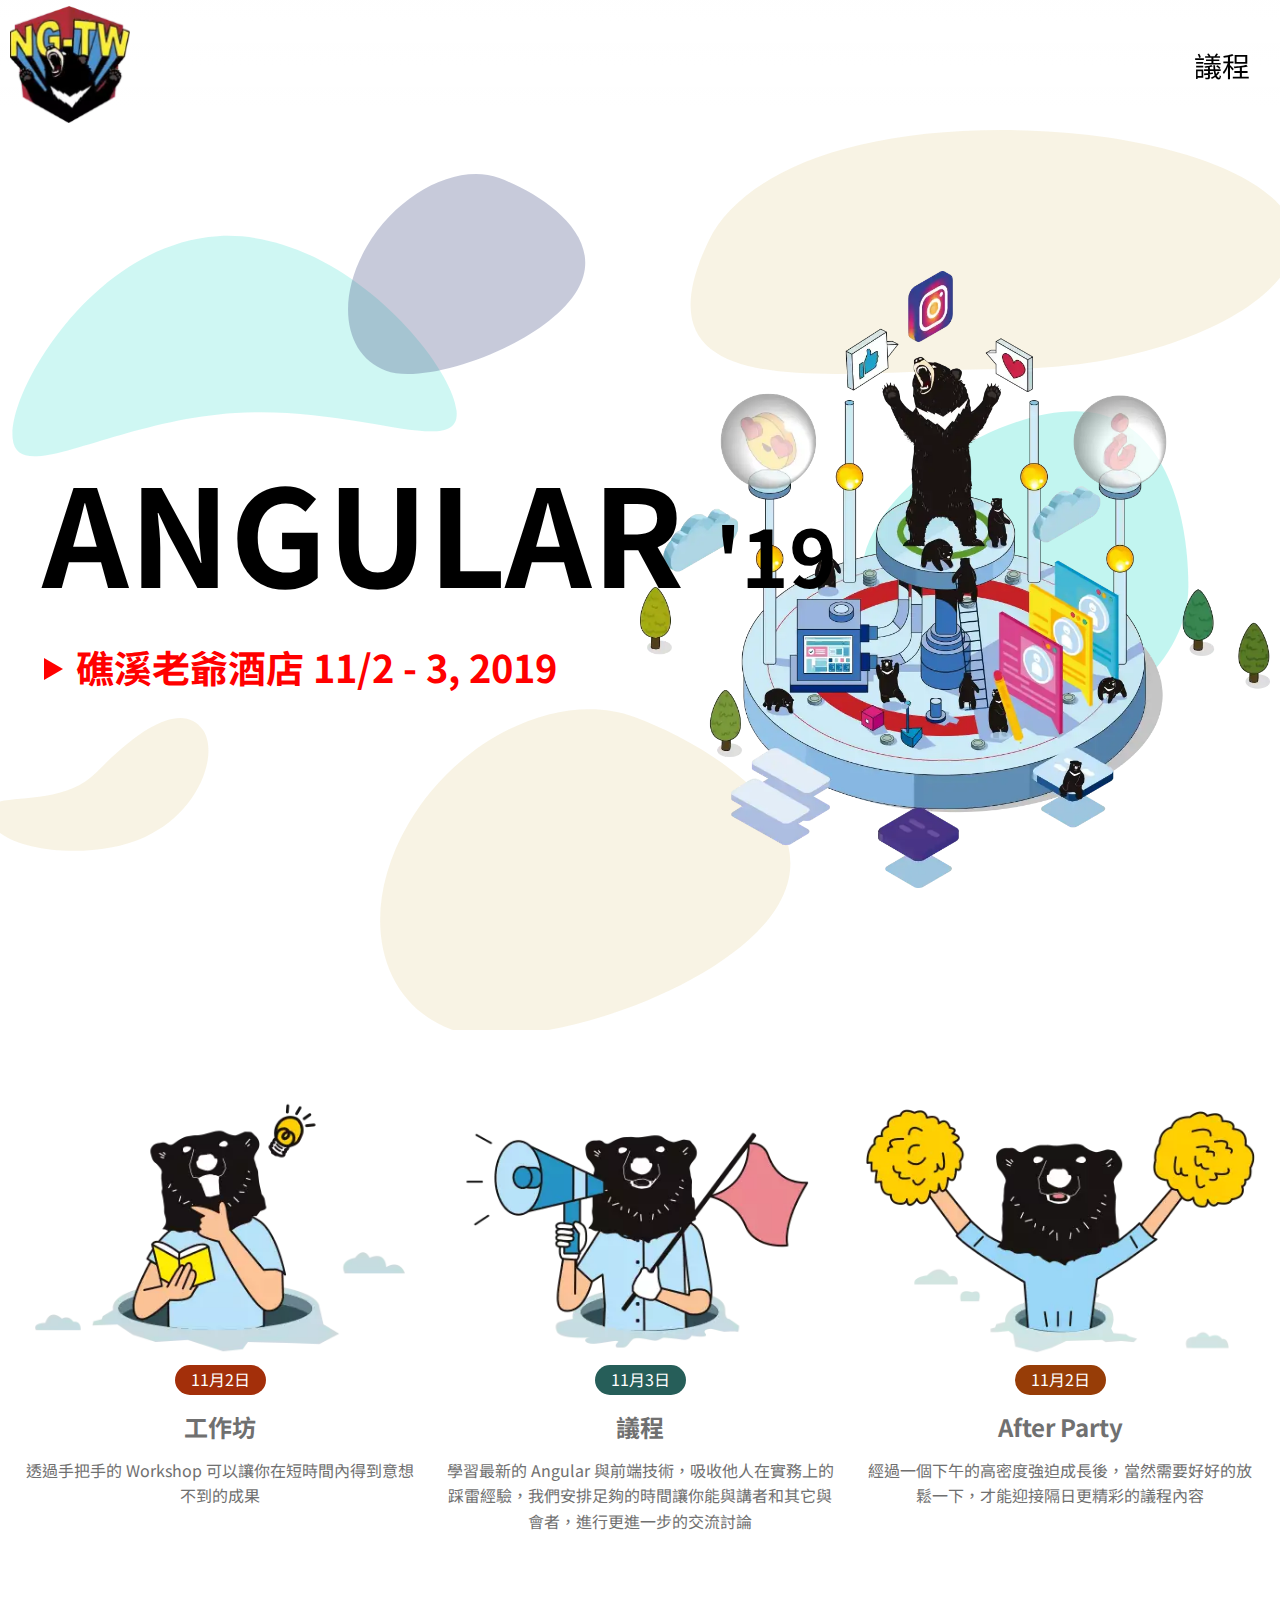
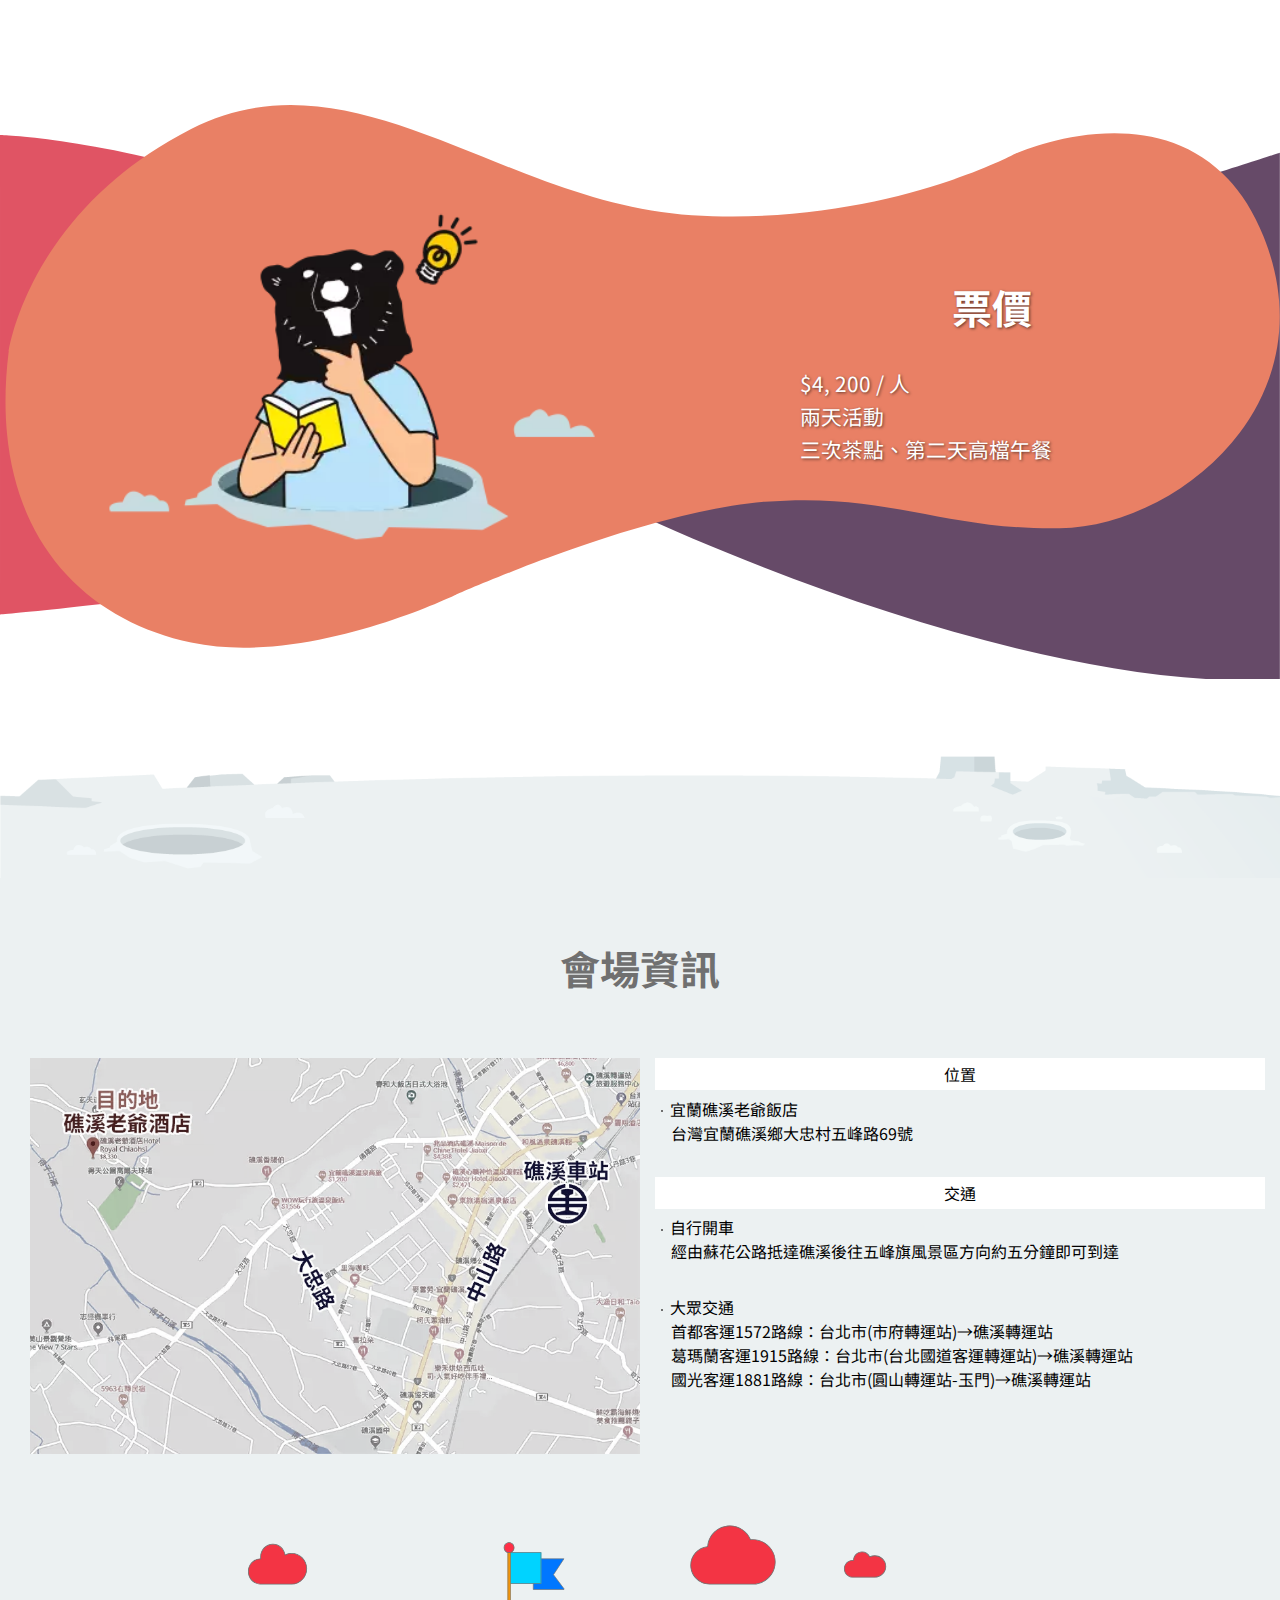
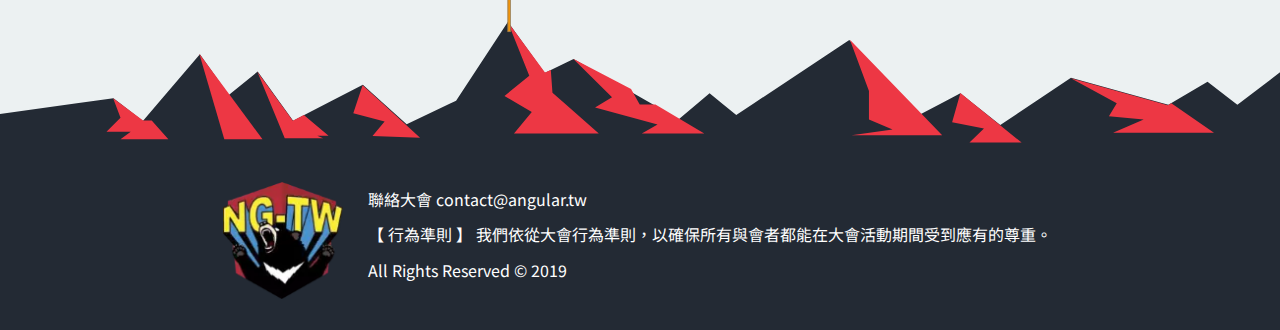
<file: index.html>
<!DOCTYPE html><html lang="en"><head>
  <meta charset="utf-8">
  <title>Nov 02-03 | NG-TW 2019</title>
  <base href="/">
  <meta name="description" content="NG-TW 2019 研討會日期 11/2~11/3，地點：礁溪老爺酒店">
  <meta property="og:site_name" content="NG-TW 2019">
  <meta property="og:type" content="website">
  <meta property="og:title" content="NG-TW 2019">
  <meta property="og:url" content="https://2019.angular.tw">
  <meta property="og:description" content="NG-TW 2019 研討會日期 11/2~11/3，地點：礁溪老爺酒店">
  <meta property="og:image" content="https://2019.angular.tw/img/fb-share.jpg">
  <meta property="fb:app_id" content="585693485506904">
  <meta name="viewport" content="width=device-width, initial-scale=1.0, shrink-to-fit=no">
  <link rel="icon" type="image/x-icon" href="favicon.ico?v=2">
  <link rel="manifest" crossorigin="use-credentials" href="manifest.webmanifest">
  <meta name="theme-color" content="#1976d2">
<link rel="stylesheet" href="styles.22e1ccfaedad2cd2ac19.css"><style>.scroll-to-top[_ngcontent-mgr-c10]{opacity:0;transition:all .2s ease-in-out}.show-scroll-top[_ngcontent-mgr-c10]{opacity:1;transition:all .2s ease-in-out}.test[_ngcontent-mgr-c10]{color:red}</style><style></style></head>

<body>
  <app-root _nghost-mgr-c10="" ng-version="9.0.0-next.8"><header _ngcontent-mgr-c10="" class="main-header"><div _ngcontent-mgr-c10="" class="container"><h1 _ngcontent-mgr-c10="" class="logo"><a _ngcontent-mgr-c10="" routerlink="/" aria-label="go to homepage" href="/"><picture _ngcontent-mgr-c10="" loading="lazy"><source _ngcontent-mgr-c10="" srcset="img/logo-bear-70.webp 1x, img/logo-bear-2x.webp 2x" media="(min-width: 768px)" type="image/webp"><source _ngcontent-mgr-c10="" srcset="img/logo-bear.png 1x, img/logo-bear-2x.png 2x" type="image/png"><img _ngcontent-mgr-c10="" src="img/logo-bear.png" alt="logo" srcset="img/logo-bear-2x.png"></picture></a></h1><nav _ngcontent-mgr-c10="" class="main-nav"><a _ngcontent-mgr-c10="" routerlink="/agenda" aria-label="go to agenda page" href="/agenda">議程</a></nav></div></header><router-outlet _ngcontent-mgr-c10=""></router-outlet><app-main _nghost-mgr-c12=""><section _ngcontent-mgr-c12="" class="section-kv"><div _ngcontent-mgr-c12="" class="container"><div _ngcontent-mgr-c12="" class="kv-txt"><h1 _ngcontent-mgr-c12="">ANGULAR <small _ngcontent-mgr-c12="">'19</small></h1><p _ngcontent-mgr-c12="" class="sec-focus"></p><p _ngcontent-mgr-c12="" class="kv-location">礁溪老爺酒店 11/2 - 3, 2019</p></div><picture _ngcontent-mgr-c12="" loading="lazy"><source _ngcontent-mgr-c12="" srcset="img/kv-bear-24-80.webp" media="(min-width: 768px)" type="image/webp"><source _ngcontent-mgr-c12="" srcset="img/kv-bear-24.png" type="image/png"><img _ngcontent-mgr-c12="" src="img/kv-bear-24.png" alt="banner image"></picture></div></section><section _ngcontent-mgr-c12="" class="section-itinerary"><div _ngcontent-mgr-c12="" class="container"><div _ngcontent-mgr-c12="" class="main-title"><h2 _ngcontent-mgr-c12="">行程</h2></div><div _ngcontent-mgr-c12="" class="content"><div _ngcontent-mgr-c12="" class="item"><h3 _ngcontent-mgr-c12="">工作坊</h3><picture _ngcontent-mgr-c12="" loading="lazy"><source _ngcontent-mgr-c12="" srcset="img/bear-book-24-70.webp" media="(min-width: 768px)" type="image/webp"><source _ngcontent-mgr-c12="" srcset="img/bear-book-24.png" type="image/png"><img _ngcontent-mgr-c12="" src="img/bear-book-24.png" alt="workshop"></picture><time _ngcontent-mgr-c12="" datetime="2019-11-02T12:00">11月2日</time><p _ngcontent-mgr-c12="">透過手把手的 Workshop 可以讓你在短時間內得到意想不到的成果</p></div><div _ngcontent-mgr-c12="" class="item"><h3 _ngcontent-mgr-c12="">議程</h3><picture _ngcontent-mgr-c12="" loading="lazy"><source _ngcontent-mgr-c12="" srcset="img/bear-event-24-70.webp" media="(min-width: 768px)" type="image/webp"><source _ngcontent-mgr-c12="" srcset="img/bear-event-24.png" type="image/png"><img _ngcontent-mgr-c12="" src="img/bear-event-24.png" alt="presentation"></picture><time _ngcontent-mgr-c12="" datetime="2019-11-03T09:00">11月3日</time><p _ngcontent-mgr-c12=""> 學習最新的 Angular 與前端技術，吸收他人在實務上的踩雷經驗，我們安排足夠的時間讓你能與講者和其它與會者，進行更進一步的交流討論 </p></div><div _ngcontent-mgr-c12="" class="item"><h3 _ngcontent-mgr-c12="">After Party</h3><picture _ngcontent-mgr-c12="" loading="lazy"><source _ngcontent-mgr-c12="" srcset="img/bear-after-party-24-70.webp" media="(min-width: 768px)" type="image/webp"><source _ngcontent-mgr-c12="" srcset="img/bear-after-party-24.png" type="image/png"><img _ngcontent-mgr-c12="" src="img/bear-after-party-24.png" alt="After Party"></picture><time _ngcontent-mgr-c12="" datetime="2019-11-02T18:00">11月2日</time><p _ngcontent-mgr-c12=""> 經過一個下午的高密度強迫成長後，當然需要好好的放鬆一下，才能迎接隔日更精彩的議程內容 </p></div></div></div></section><section _ngcontent-mgr-c12="" class="section-ticket"><div _ngcontent-mgr-c12="" class="container"><div _ngcontent-mgr-c12="" class="group"><div _ngcontent-mgr-c12="" class="main-title"><h2 _ngcontent-mgr-c12="">票價</h2><p _ngcontent-mgr-c12="">$4, 200 / 人</p><p _ngcontent-mgr-c12="">兩天活動</p><p _ngcontent-mgr-c12="">三次茶點、第二天高檔午餐</p></div><div _ngcontent-mgr-c12="" class="content"><picture _ngcontent-mgr-c12="" loading="lazy"><source _ngcontent-mgr-c12="" srcset="img/bear-book-24-70.webp" media="(min-width: 768px)" type="image/webp"><source _ngcontent-mgr-c12="" srcset="img/bear-book-24.png" type="image/png"><img _ngcontent-mgr-c12="" src="img/bear-book-24.png" alt="Ticket price"></picture></div></div><picture _ngcontent-mgr-c12="" loading="lazy"><source _ngcontent-mgr-c12="" srcset="img/ticket-cur.svg" media="(min-width: 768px)" type="image/svg+xml"><source _ngcontent-mgr-c12="" srcset="img/ticket-cur.svg" type="image/svg+xml"><img _ngcontent-mgr-c12="" src="img/ticket-cur.svg" alt="ticket-background"></picture></div></section><section _ngcontent-mgr-c12="" class="section-venue"><div _ngcontent-mgr-c12="" class="container"><div _ngcontent-mgr-c12="" class="main-title"><h2 _ngcontent-mgr-c12=""> 會場資訊 </h2></div><div _ngcontent-mgr-c12="" class="content"><a _ngcontent-mgr-c12="" href="https://goo.gl/maps/EzT5YRTXtJD3rYEu9" target="_blank" aria-label="go to google map" rel="noopener"><picture _ngcontent-mgr-c12="" loading="lazy"><source _ngcontent-mgr-c12="" srcset="img/map-70.webp" media="(min-width: 768px)" type="image/webp"><source _ngcontent-mgr-c12="" srcset="img/map.png" type="image/png"><img _ngcontent-mgr-c12="" src="img/map.png" alt="map"></picture></a><div _ngcontent-mgr-c12="" class="txt"><section _ngcontent-mgr-c12="" class="item-group"><h3 _ngcontent-mgr-c12="">位置</h3><div _ngcontent-mgr-c12="" class="item-section"><h4 _ngcontent-mgr-c12="" class="building-name">宜蘭礁溪老爺飯店</h4><address _ngcontent-mgr-c12="" class="address">台灣宜蘭礁溪鄉大忠村五峰路69號</address></div></section><section _ngcontent-mgr-c12="" class="item-group"><h3 _ngcontent-mgr-c12="">交通</h3><div _ngcontent-mgr-c12="" class="item-section"><h4 _ngcontent-mgr-c12="" class="traffic">自行開車</h4><span _ngcontent-mgr-c12="">經由蘇花公路抵達礁溪後往五峰旗風景區方向約五分鐘即可到達</span></div><div _ngcontent-mgr-c12="" class="item-section"><h4 _ngcontent-mgr-c12="" class="traffic">大眾交通</h4><ul _ngcontent-mgr-c12=""><li _ngcontent-mgr-c12="">首都客運1572路線：台北市(市府轉運站)→礁溪轉運站</li><li _ngcontent-mgr-c12="">葛瑪蘭客運1915路線：台北市(台北國道客運轉運站)→礁溪轉運站</li><li _ngcontent-mgr-c12="">國光客運1881路線：台北市(圓山轉運站-玉門)→礁溪轉運站</li></ul></div></section></div></div></div></section></app-main><!----><footer _ngcontent-mgr-c10="" class="main-footer"><h2 _ngcontent-mgr-c10="">聯絡大會</h2><div _ngcontent-mgr-c10="" class="container"><picture _ngcontent-mgr-c10="" loading="lazy"><source _ngcontent-mgr-c10="" srcset="img/logo-bear-70.webp 1x, img/logo-bear-2x.webp 2x" media="(min-width: 768px)" type="image/webp"><source _ngcontent-mgr-c10="" srcset="img/logo-bear.png 1x, img/logo-bear-2x.png 2x" type="image/png"><img _ngcontent-mgr-c10="" src="img/logo-bear.png" alt="footer background" srcset="img/logo-bear-2x.png"></picture><div _ngcontent-mgr-c10="" class="footer-txt"><p _ngcontent-mgr-c10=""> 聯絡大會 <a _ngcontent-mgr-c10="" href="mailto:contact@angular.tw" aria-label="email to Angular Taiwan" class="link">contact@angular.tw</a></p><p _ngcontent-mgr-c10=""><a _ngcontent-mgr-c10="" routerlink="/coc" aria-label="Code of Conduct" class="link" href="/coc">【 行為準則 】</a> 我們依從大會行為準則，以確保所有與會者都能在大會活動期間受到應有的尊重。 </p><p _ngcontent-mgr-c10="" class="copyright">All Rights Reserved © 2019</p></div></div></footer><a _ngcontent-mgr-c10="" class="backTop scroll-to-top"><picture _ngcontent-mgr-c10="" loading="lazy"><source _ngcontent-mgr-c10="" srcset="img/backTotop-24-70.webp" media="(min-width: 768px)" type="image/webp"><source _ngcontent-mgr-c10="" srcset="img/backTotop-24.png" type="image/png"><img _ngcontent-mgr-c10="" src="img/backTotop-24.png" alt="back to top" loading="lazy"></picture></a></app-root>
  <noscript>Please enable JavaScript to continue using this application.</noscript>
  <script type="application/ld+json">
      {
        "@context": "http://schema.org",
        "@type": "Event",
        "name": "Angular Taiwan 2019",
        "description": "NG-TW 2019 第二屆研討會，時間是 11/2~11/3，地點在礁溪老爺酒店，兩天的活動，有工作坊、演講，當然第一天晚上結束後的 After Party，滿滿的交流時間，期待與各位一起參加",
        "image": "https://2019.angular.tw/img/fb-share.jpg",
        "url": "https://2019.angular.tw",
        "location": {
          "@type": "Place",
          "name": "宜蘭礁溪老爺飯店",
          "address": "台灣宜蘭礁溪鄉大忠村五峰路69號"
        },
        "offers": {
          "@type": "Offer",
          "description": "票價",
          "url": "https://www.accupass.com/go/ngtw2019",
          "availability": "https://www.accupass.com/go/ngtw2019",
          "price": "4200",
          "priceCurrency": "NTD",
          "validFrom": "2019-11-02T04:00:00Z"
        },
        "performer": {
          "@type": "PerformingGroup",
          "name": "Angular Taiwan"
        },
        "startDate": "2019-11-02T04:00:00Z",
        "endDate": "2019-11-03T09:00:00Z"
      }
    </script>
<script src="polyfills-es5.0413dc277d9c7b438253.js" nomodule="" defer=""></script><script src="polyfills-es2015.f58dce848b579cbbe789.js" type="module"></script><script src="runtime-es2015.9a4265baeb59cced2497.js" type="module"></script><script src="main-es2015.ad42b72827b8570a5d8d.js" type="module"></script><script src="runtime-es5.9a4265baeb59cced2497.js" nomodule="" defer=""></script><script src="main-es5.ad42b72827b8570a5d8d.js" nomodule="" defer=""></script>


</body></html>
</file>
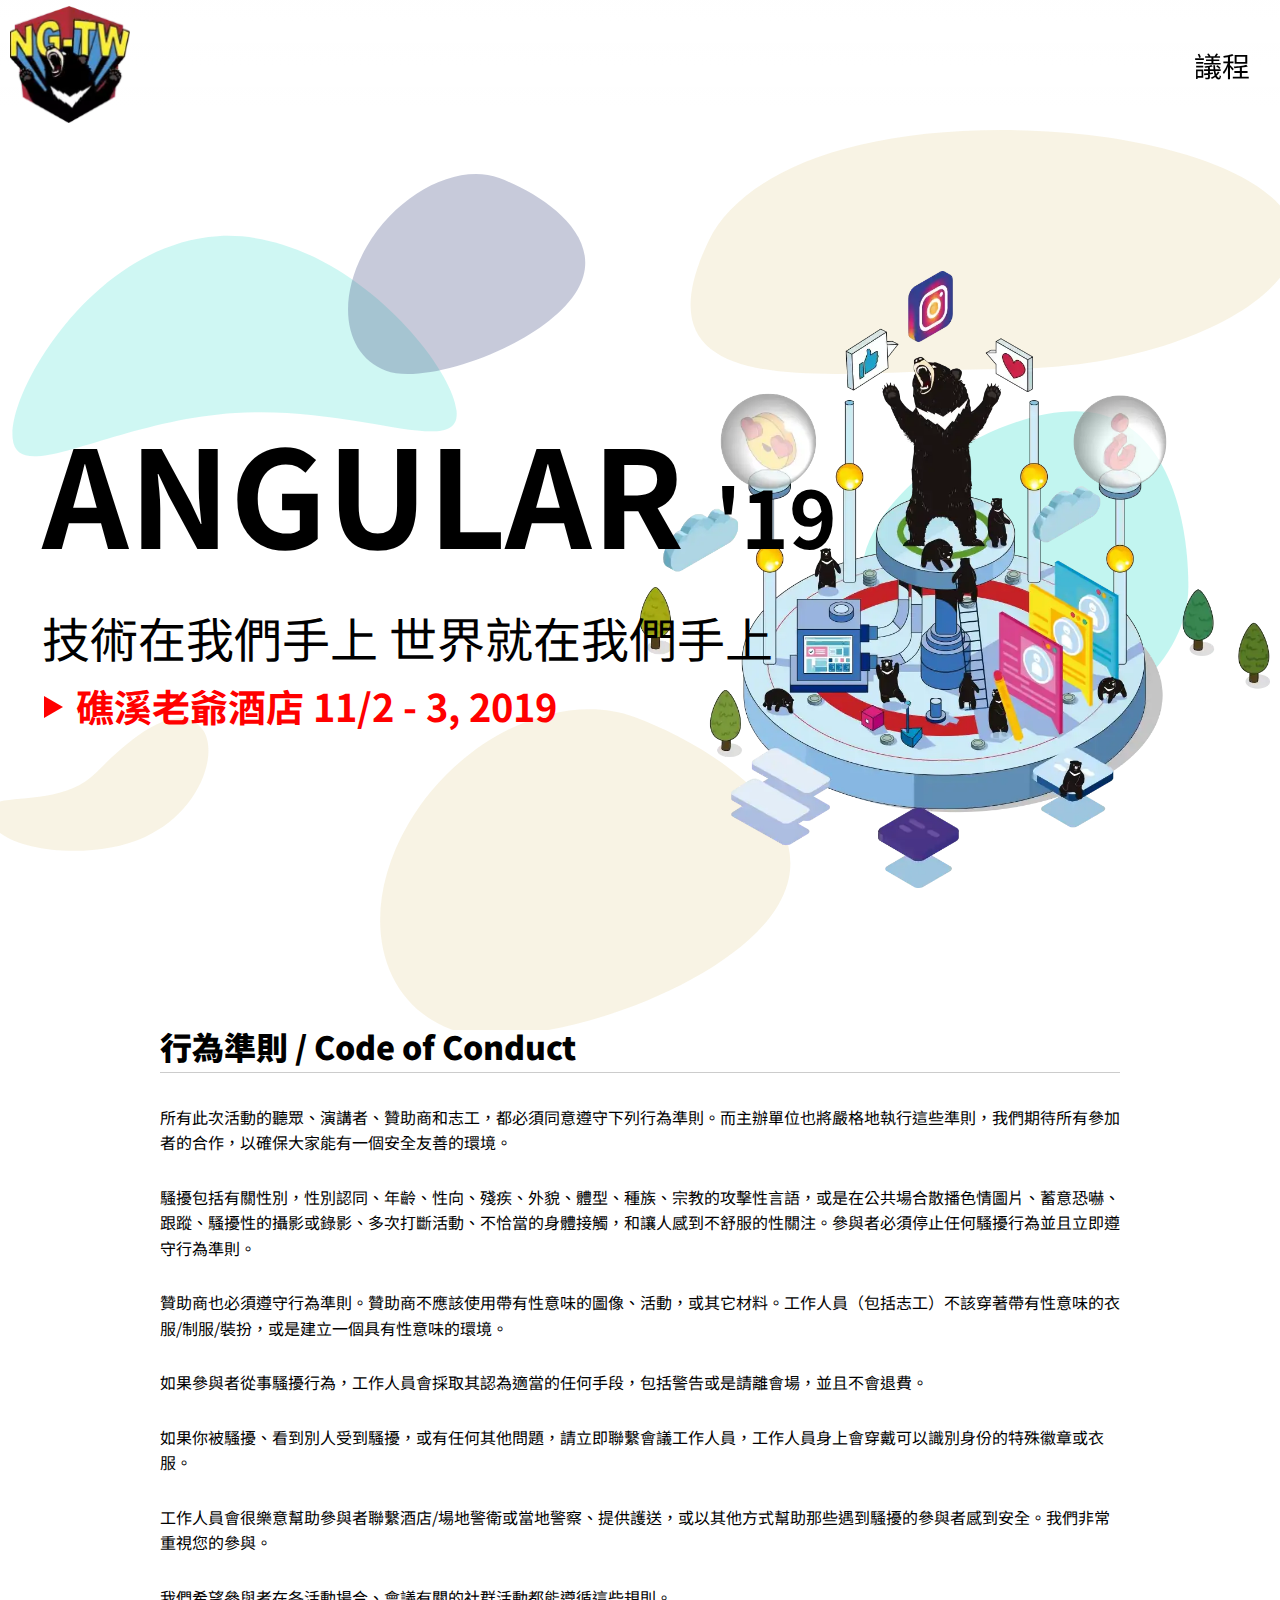
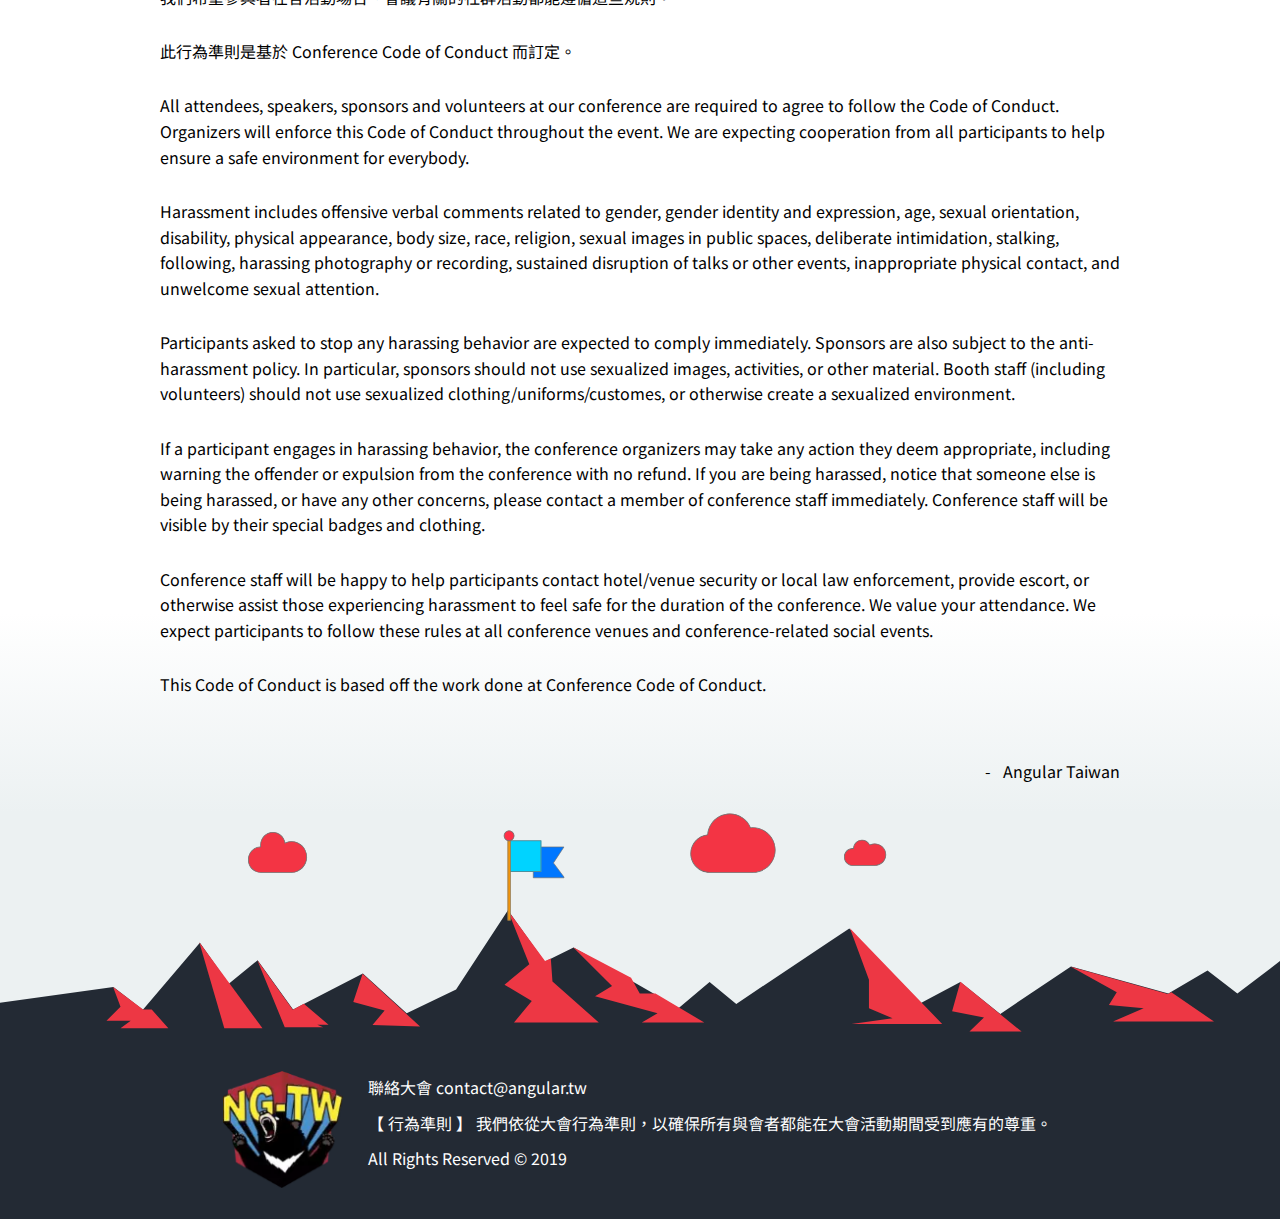
<file: coc/index.html>
<!DOCTYPE html><html lang="en"><head>
  <meta charset="utf-8">
  <title>Nov 02-03 | NG-TW 2019</title>
  <base href="/">
  <meta name="description" content="NG-TW 2019 研討會日期 11/2~11/3，地點：礁溪老爺酒店">
  <meta property="og:site_name" content="NG-TW 2019">
  <meta property="og:type" content="website">
  <meta property="og:title" content="NG-TW 2019">
  <meta property="og:url" content="https://2019.angular.tw">
  <meta property="og:description" content="NG-TW 2019 研討會日期 11/2~11/3，地點：礁溪老爺酒店">
  <meta property="og:image" content="https://2019.angular.tw/img/fb-share.jpg">
  <meta property="fb:app_id" content="585693485506904">
  <meta name="viewport" content="width=device-width, initial-scale=1.0, shrink-to-fit=no">
  <link rel="icon" type="image/x-icon" href="favicon.ico?v=2">
  <link rel="manifest" crossorigin="use-credentials" href="manifest.webmanifest">
  <meta name="theme-color" content="#1976d2">
<link rel="stylesheet" href="styles.22e1ccfaedad2cd2ac19.css"><style>.scroll-to-top[_ngcontent-fer-c10]{opacity:0;transition:all .2s ease-in-out}.show-scroll-top[_ngcontent-fer-c10]{opacity:1;transition:all .2s ease-in-out}.test[_ngcontent-fer-c10]{color:red}</style><style></style></head>

<body>
  <app-root _nghost-fer-c10="" ng-version="9.0.0-next.8"><header _ngcontent-fer-c10="" class="main-header"><div _ngcontent-fer-c10="" class="container"><h1 _ngcontent-fer-c10="" class="logo"><a _ngcontent-fer-c10="" routerlink="/" aria-label="go to homepage" href="/"><picture _ngcontent-fer-c10="" loading="lazy"><source _ngcontent-fer-c10="" srcset="img/logo-bear-70.webp 1x, img/logo-bear-2x.webp 2x" media="(min-width: 768px)" type="image/webp"><source _ngcontent-fer-c10="" srcset="img/logo-bear.png 1x, img/logo-bear-2x.png 2x" type="image/png"><img _ngcontent-fer-c10="" src="img/logo-bear.png" alt="logo" srcset="img/logo-bear-2x.png"></picture></a></h1><nav _ngcontent-fer-c10="" class="main-nav"><a _ngcontent-fer-c10="" routerlink="/agenda" aria-label="go to agenda page" href="/agenda">議程</a></nav></div></header><router-outlet _ngcontent-fer-c10=""></router-outlet><app-coc _nghost-fer-c11=""><section _ngcontent-fer-c11="" class="kv-sec section-kv"><div _ngcontent-fer-c11="" class="container"><div _ngcontent-fer-c11="" class="kv-txt"><h1 _ngcontent-fer-c11="">ANGULAR <small _ngcontent-fer-c11="">'19</small></h1><p _ngcontent-fer-c11="" class="sec-focus">技術在我們手上 世界就在我們手上</p><p _ngcontent-fer-c11="" class="kv-location">礁溪老爺酒店 11/2 - 3, 2019</p></div><picture _ngcontent-fer-c11="" loading="lazy"><source _ngcontent-fer-c11="" srcset="img/kv-bear-24-80.webp" media="(min-width: 768px)"><source _ngcontent-fer-c11="" srcset="img/kv-bear-24.png"><img _ngcontent-fer-c11="" src="img/kv-bear-24.png" alt="banner image"></picture></div></section><div _ngcontent-fer-c11="" class="coc"><div _ngcontent-fer-c11="" class="container"><article _ngcontent-fer-c11="" class="coc-text"><h1 _ngcontent-fer-c11="">行為準則 / Code of Conduct</h1><p _ngcontent-fer-c11=""> 所有此次活動的聽眾、演講者、贊助商和志工，都必須同意遵守下列行為準則。而主辦單位也將嚴格地執行這些準則，我們期待所有參加者的合作，以確保大家能有一個安全友善的環境。 </p><p _ngcontent-fer-c11=""> 騷擾包括有關性別，性別認同、年齡、性向、殘疾、外貌、體型、種族、宗教的攻擊性言語，或是在公共場合散播色情圖片、蓄意恐嚇、跟蹤、騷擾性的攝影或錄影、多次打斷活動、不恰當的身體接觸，和讓人感到不舒服的性關注。參與者必須停止任何騷擾行為並且立即遵守行為準則。 </p><p _ngcontent-fer-c11=""> 贊助商也必須遵守行為準則。贊助商不應該使用帶有性意味的圖像、活動，或其它材料。工作人員（包括志工）不該穿著帶有性意味的衣服/制服/裝扮，或是建立一個具有性意味的環境。 </p><p _ngcontent-fer-c11=""> 如果參與者從事騷擾行為，工作人員會採取其認為適當的任何手段，包括警告或是請離會場，並且不會退費。 </p><p _ngcontent-fer-c11=""> 如果你被騷擾、看到別人受到騷擾，或有任何其他問題，請立即聯繫會議工作人員，工作人員身上會穿戴可以識別身份的特殊徽章或衣服。 </p><p _ngcontent-fer-c11=""> 工作人員會很樂意幫助參與者聯繫酒店/場地警衛或當地警察、提供護送，或以其他方式幫助那些遇到騷擾的參與者感到安全。我們非常重視您的參與。 </p><p _ngcontent-fer-c11=""> 我們希望參與者在各活動場合、會議有關的社群活動都能遵循這些規則。 </p><p _ngcontent-fer-c11=""> 此行為準則是基於 Conference Code of Conduct 而訂定。 </p><p _ngcontent-fer-c11=""> All attendees, speakers, sponsors and volunteers at our conference are required to agree to follow the Code of Conduct. Organizers will enforce this Code of Conduct throughout the event. We are expecting cooperation from all participants to help ensure a safe environment for everybody. </p><p _ngcontent-fer-c11=""> Harassment includes offensive verbal comments related to gender, gender identity and expression, age, sexual orientation, disability, physical appearance, body size, race, religion, sexual images in public spaces, deliberate intimidation, stalking, following, harassing photography or recording, sustained disruption of talks or other events, inappropriate physical contact, and unwelcome sexual attention. </p><p _ngcontent-fer-c11=""> Participants asked to stop any harassing behavior are expected to comply immediately. Sponsors are also subject to the anti-harassment policy. In particular, sponsors should not use sexualized images, activities, or other material. Booth staff (including volunteers) should not use sexualized clothing/uniforms/customes, or otherwise create a sexualized environment. </p><p _ngcontent-fer-c11=""> If a participant engages in harassing behavior, the conference organizers may take any action they deem appropriate, including warning the offender or expulsion from the conference with no refund. If you are being harassed, notice that someone else is being harassed, or have any other concerns, please contact a member of conference staff immediately. Conference staff will be visible by their special badges and clothing. </p><p _ngcontent-fer-c11=""> Conference staff will be happy to help participants contact hotel/venue security or local law enforcement, provide escort, or otherwise assist those experiencing harassment to feel safe for the duration of the conference. We value your attendance. We expect participants to follow these rules at all conference venues and conference-related social events. </p><p _ngcontent-fer-c11=""> This Code of Conduct is based off the work done at Conference Code of Conduct. </p><p _ngcontent-fer-c11="" class="signature"> Angular Taiwan </p></article></div></div></app-coc><!----><footer _ngcontent-fer-c10="" class="main-footer"><h2 _ngcontent-fer-c10="">聯絡大會</h2><div _ngcontent-fer-c10="" class="container"><picture _ngcontent-fer-c10="" loading="lazy"><source _ngcontent-fer-c10="" srcset="img/logo-bear-70.webp 1x, img/logo-bear-2x.webp 2x" media="(min-width: 768px)" type="image/webp"><source _ngcontent-fer-c10="" srcset="img/logo-bear.png 1x, img/logo-bear-2x.png 2x" type="image/png"><img _ngcontent-fer-c10="" src="img/logo-bear.png" alt="footer background" srcset="img/logo-bear-2x.png"></picture><div _ngcontent-fer-c10="" class="footer-txt"><p _ngcontent-fer-c10=""> 聯絡大會 <a _ngcontent-fer-c10="" href="mailto:contact@angular.tw" aria-label="email to Angular Taiwan" class="link">contact@angular.tw</a></p><p _ngcontent-fer-c10=""><a _ngcontent-fer-c10="" routerlink="/coc" aria-label="Code of Conduct" class="link" href="/coc">【 行為準則 】</a> 我們依從大會行為準則，以確保所有與會者都能在大會活動期間受到應有的尊重。 </p><p _ngcontent-fer-c10="" class="copyright">All Rights Reserved © 2019</p></div></div></footer><a _ngcontent-fer-c10="" class="backTop scroll-to-top"><picture _ngcontent-fer-c10="" loading="lazy"><source _ngcontent-fer-c10="" srcset="img/backTotop-24-70.webp" media="(min-width: 768px)" type="image/webp"><source _ngcontent-fer-c10="" srcset="img/backTotop-24.png" type="image/png"><img _ngcontent-fer-c10="" src="img/backTotop-24.png" alt="back to top" loading="lazy"></picture></a></app-root>
  <noscript>Please enable JavaScript to continue using this application.</noscript>
  <script type="application/ld+json">
      {
        "@context": "http://schema.org",
        "@type": "Event",
        "name": "Angular Taiwan 2019",
        "description": "NG-TW 2019 第二屆研討會，時間是 11/2~11/3，地點在礁溪老爺酒店，兩天的活動，有工作坊、演講，當然第一天晚上結束後的 After Party，滿滿的交流時間，期待與各位一起參加",
        "image": "https://2019.angular.tw/img/fb-share.jpg",
        "url": "https://2019.angular.tw",
        "location": {
          "@type": "Place",
          "name": "宜蘭礁溪老爺飯店",
          "address": "台灣宜蘭礁溪鄉大忠村五峰路69號"
        },
        "offers": {
          "@type": "Offer",
          "description": "票價",
          "url": "https://www.accupass.com/go/ngtw2019",
          "availability": "https://www.accupass.com/go/ngtw2019",
          "price": "4200",
          "priceCurrency": "NTD",
          "validFrom": "2019-11-02T04:00:00Z"
        },
        "performer": {
          "@type": "PerformingGroup",
          "name": "Angular Taiwan"
        },
        "startDate": "2019-11-02T04:00:00Z",
        "endDate": "2019-11-03T09:00:00Z"
      }
    </script>
<script src="polyfills-es5.0413dc277d9c7b438253.js" nomodule="" defer=""></script><script src="polyfills-es2015.f58dce848b579cbbe789.js" type="module"></script><script src="runtime-es2015.9a4265baeb59cced2497.js" type="module"></script><script src="main-es2015.ad42b72827b8570a5d8d.js" type="module"></script><script src="runtime-es5.9a4265baeb59cced2497.js" nomodule="" defer=""></script><script src="main-es5.ad42b72827b8570a5d8d.js" nomodule="" defer=""></script>


</body></html>
</file>
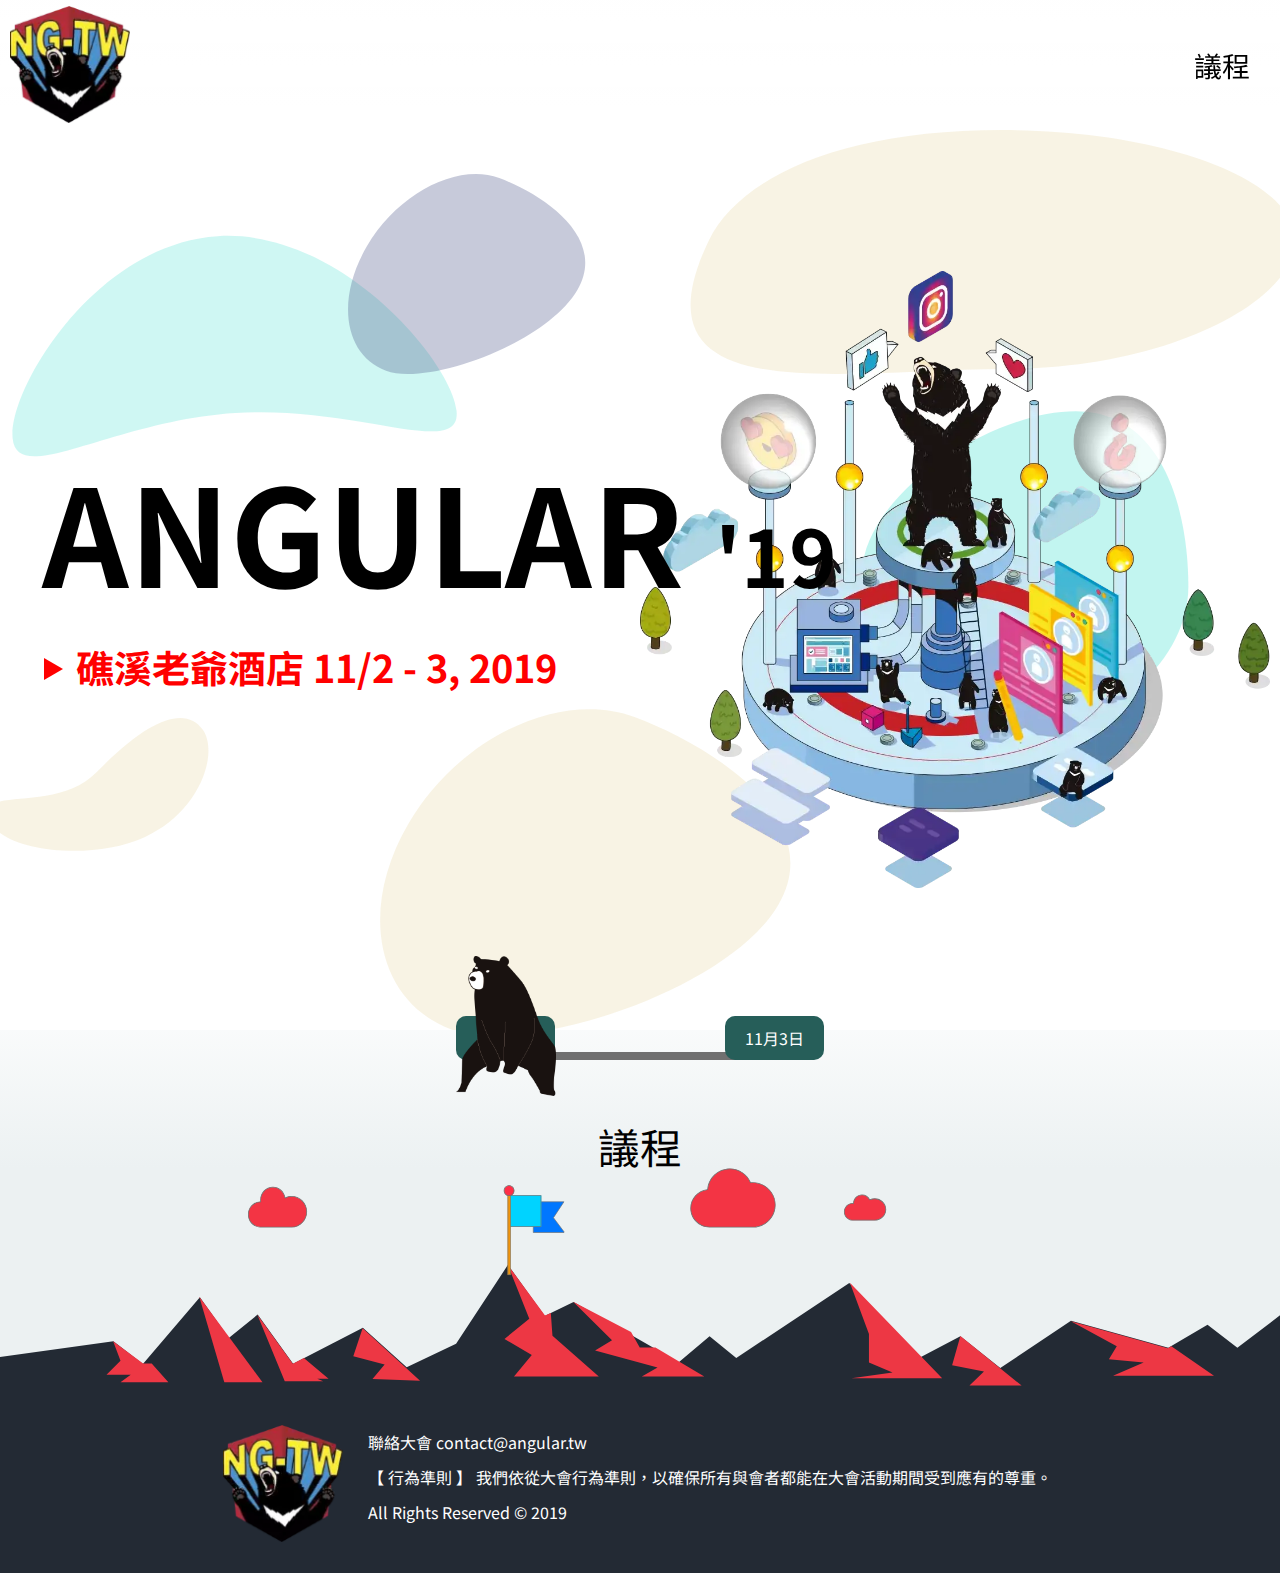
<file: agenda/day1/index.html>
<!DOCTYPE html><html lang="en"><head>
  <meta charset="utf-8">
  <title>Nov 02-03 | NG-TW 2019</title>
  <base href="/">
  <meta name="description" content="NG-TW 2019 研討會日期 11/2~11/3，地點：礁溪老爺酒店">
  <meta property="og:site_name" content="NG-TW 2019">
  <meta property="og:type" content="website">
  <meta property="og:title" content="NG-TW 2019">
  <meta property="og:url" content="https://2019.angular.tw">
  <meta property="og:description" content="NG-TW 2019 研討會日期 11/2~11/3，地點：礁溪老爺酒店">
  <meta property="og:image" content="https://2019.angular.tw/img/fb-share.jpg">
  <meta property="fb:app_id" content="585693485506904">
  <meta name="viewport" content="width=device-width, initial-scale=1.0, shrink-to-fit=no">
  <link rel="icon" type="image/x-icon" href="favicon.ico?v=2">
  <link rel="manifest" crossorigin="use-credentials" href="manifest.webmanifest">
  <meta name="theme-color" content="#1976d2">
<link rel="stylesheet" href="styles.22e1ccfaedad2cd2ac19.css"><style>.scroll-to-top[_ngcontent-ejm-c10]{opacity:0;transition:all .2s ease-in-out}.show-scroll-top[_ngcontent-ejm-c10]{opacity:1;transition:all .2s ease-in-out}.test[_ngcontent-ejm-c10]{color:red}</style><style></style></head>

<body>
  <app-root _nghost-ejm-c10="" ng-version="9.0.0-next.8"><header _ngcontent-ejm-c10="" class="main-header"><div _ngcontent-ejm-c10="" class="container"><h1 _ngcontent-ejm-c10="" class="logo"><a _ngcontent-ejm-c10="" routerlink="/" aria-label="go to homepage" href="/"><picture _ngcontent-ejm-c10="" loading="lazy"><source _ngcontent-ejm-c10="" srcset="img/logo-bear-70.webp 1x, img/logo-bear-2x.webp 2x" media="(min-width: 768px)" type="image/webp"><source _ngcontent-ejm-c10="" srcset="img/logo-bear.png 1x, img/logo-bear-2x.png 2x" type="image/png"><img _ngcontent-ejm-c10="" src="img/logo-bear.png" alt="logo" srcset="img/logo-bear-2x.png"></picture></a></h1><nav _ngcontent-ejm-c10="" class="main-nav"><a _ngcontent-ejm-c10="" routerlink="/agenda" aria-label="go to agenda page" href="/agenda">議程</a></nav></div></header><router-outlet _ngcontent-ejm-c10=""></router-outlet><app-agenda _nghost-ejm-c9=""><section _ngcontent-ejm-c9="" class="kv-sec section-kv"><div _ngcontent-ejm-c9="" class="container"><div _ngcontent-ejm-c9="" class="kv-txt"><h1 _ngcontent-ejm-c9="">ANGULAR <small _ngcontent-ejm-c9="">'19</small></h1><p _ngcontent-ejm-c9="" class="kv-location">礁溪老爺酒店 11/2 - 3, 2019</p></div><picture _ngcontent-ejm-c9="" loading="lazy"><source _ngcontent-ejm-c9="" srcset="img/kv-bear-24-80.webp" media="(min-width: 768px)"><source _ngcontent-ejm-c9="" srcset="img/kv-bear-24.png"><img _ngcontent-ejm-c9="" src="img/kv-bear-24.png" alt="banner image"></picture></div></section><div _ngcontent-ejm-c9="" class="agenda"><div _ngcontent-ejm-c9="" class="container"><div _ngcontent-ejm-c9="" class="tab-group"><a _ngcontent-ejm-c9="" routerlink="/agenda/day1" routerlinkactive="active" aria-label="2019/11/2">11月2日</a><a _ngcontent-ejm-c9="" routerlink="/agenda/day2" routerlinkactive="active" aria-label="2019/11/3">11月3日</a><div _ngcontent-ejm-c9="" class="bear-see"></div></div><article _ngcontent-ejm-c9="" class="agenda-text"><h1 _ngcontent-ejm-c9="">議程</h1><div _ngcontent-ejm-c9="" class="agenda-list"><!----></div></article></div></div></app-agenda><!----><footer _ngcontent-ejm-c10="" class="main-footer"><h2 _ngcontent-ejm-c10="">聯絡大會</h2><div _ngcontent-ejm-c10="" class="container"><picture _ngcontent-ejm-c10="" loading="lazy"><source _ngcontent-ejm-c10="" srcset="img/logo-bear-70.webp 1x, img/logo-bear-2x.webp 2x" media="(min-width: 768px)" type="image/webp"><source _ngcontent-ejm-c10="" srcset="img/logo-bear.png 1x, img/logo-bear-2x.png 2x" type="image/png"><img _ngcontent-ejm-c10="" src="img/logo-bear.png" alt="footer background" srcset="img/logo-bear-2x.png"></picture><div _ngcontent-ejm-c10="" class="footer-txt"><p _ngcontent-ejm-c10=""> 聯絡大會 <a _ngcontent-ejm-c10="" href="mailto:contact@angular.tw" aria-label="email to Angular Taiwan" class="link">contact@angular.tw</a></p><p _ngcontent-ejm-c10=""><a _ngcontent-ejm-c10="" routerlink="/coc" aria-label="Code of Conduct" class="link" href="/coc">【 行為準則 】</a> 我們依從大會行為準則，以確保所有與會者都能在大會活動期間受到應有的尊重。 </p><p _ngcontent-ejm-c10="" class="copyright">All Rights Reserved © 2019</p></div></div></footer><a _ngcontent-ejm-c10="" class="backTop scroll-to-top"><picture _ngcontent-ejm-c10="" loading="lazy"><source _ngcontent-ejm-c10="" srcset="img/backTotop-24-70.webp" media="(min-width: 768px)" type="image/webp"><source _ngcontent-ejm-c10="" srcset="img/backTotop-24.png" type="image/png"><img _ngcontent-ejm-c10="" src="img/backTotop-24.png" alt="back to top" loading="lazy"></picture></a></app-root>
  <noscript>Please enable JavaScript to continue using this application.</noscript>
  <script type="application/ld+json">
      {
        "@context": "http://schema.org",
        "@type": "Event",
        "name": "Angular Taiwan 2019",
        "description": "NG-TW 2019 第二屆研討會，時間是 11/2~11/3，地點在礁溪老爺酒店，兩天的活動，有工作坊、演講，當然第一天晚上結束後的 After Party，滿滿的交流時間，期待與各位一起參加",
        "image": "https://2019.angular.tw/img/fb-share.jpg",
        "url": "https://2019.angular.tw",
        "location": {
          "@type": "Place",
          "name": "宜蘭礁溪老爺飯店",
          "address": "台灣宜蘭礁溪鄉大忠村五峰路69號"
        },
        "offers": {
          "@type": "Offer",
          "description": "票價",
          "url": "https://www.accupass.com/go/ngtw2019",
          "availability": "https://www.accupass.com/go/ngtw2019",
          "price": "4200",
          "priceCurrency": "NTD",
          "validFrom": "2019-11-02T04:00:00Z"
        },
        "performer": {
          "@type": "PerformingGroup",
          "name": "Angular Taiwan"
        },
        "startDate": "2019-11-02T04:00:00Z",
        "endDate": "2019-11-03T09:00:00Z"
      }
    </script>
<script src="polyfills-es5.0413dc277d9c7b438253.js" nomodule="" defer=""></script><script src="polyfills-es2015.f58dce848b579cbbe789.js" type="module"></script><script src="runtime-es2015.9a4265baeb59cced2497.js" type="module"></script><script src="main-es2015.ad42b72827b8570a5d8d.js" type="module"></script><script src="runtime-es5.9a4265baeb59cced2497.js" nomodule="" defer=""></script><script src="main-es5.ad42b72827b8570a5d8d.js" nomodule="" defer=""></script>


</body></html>
</file>
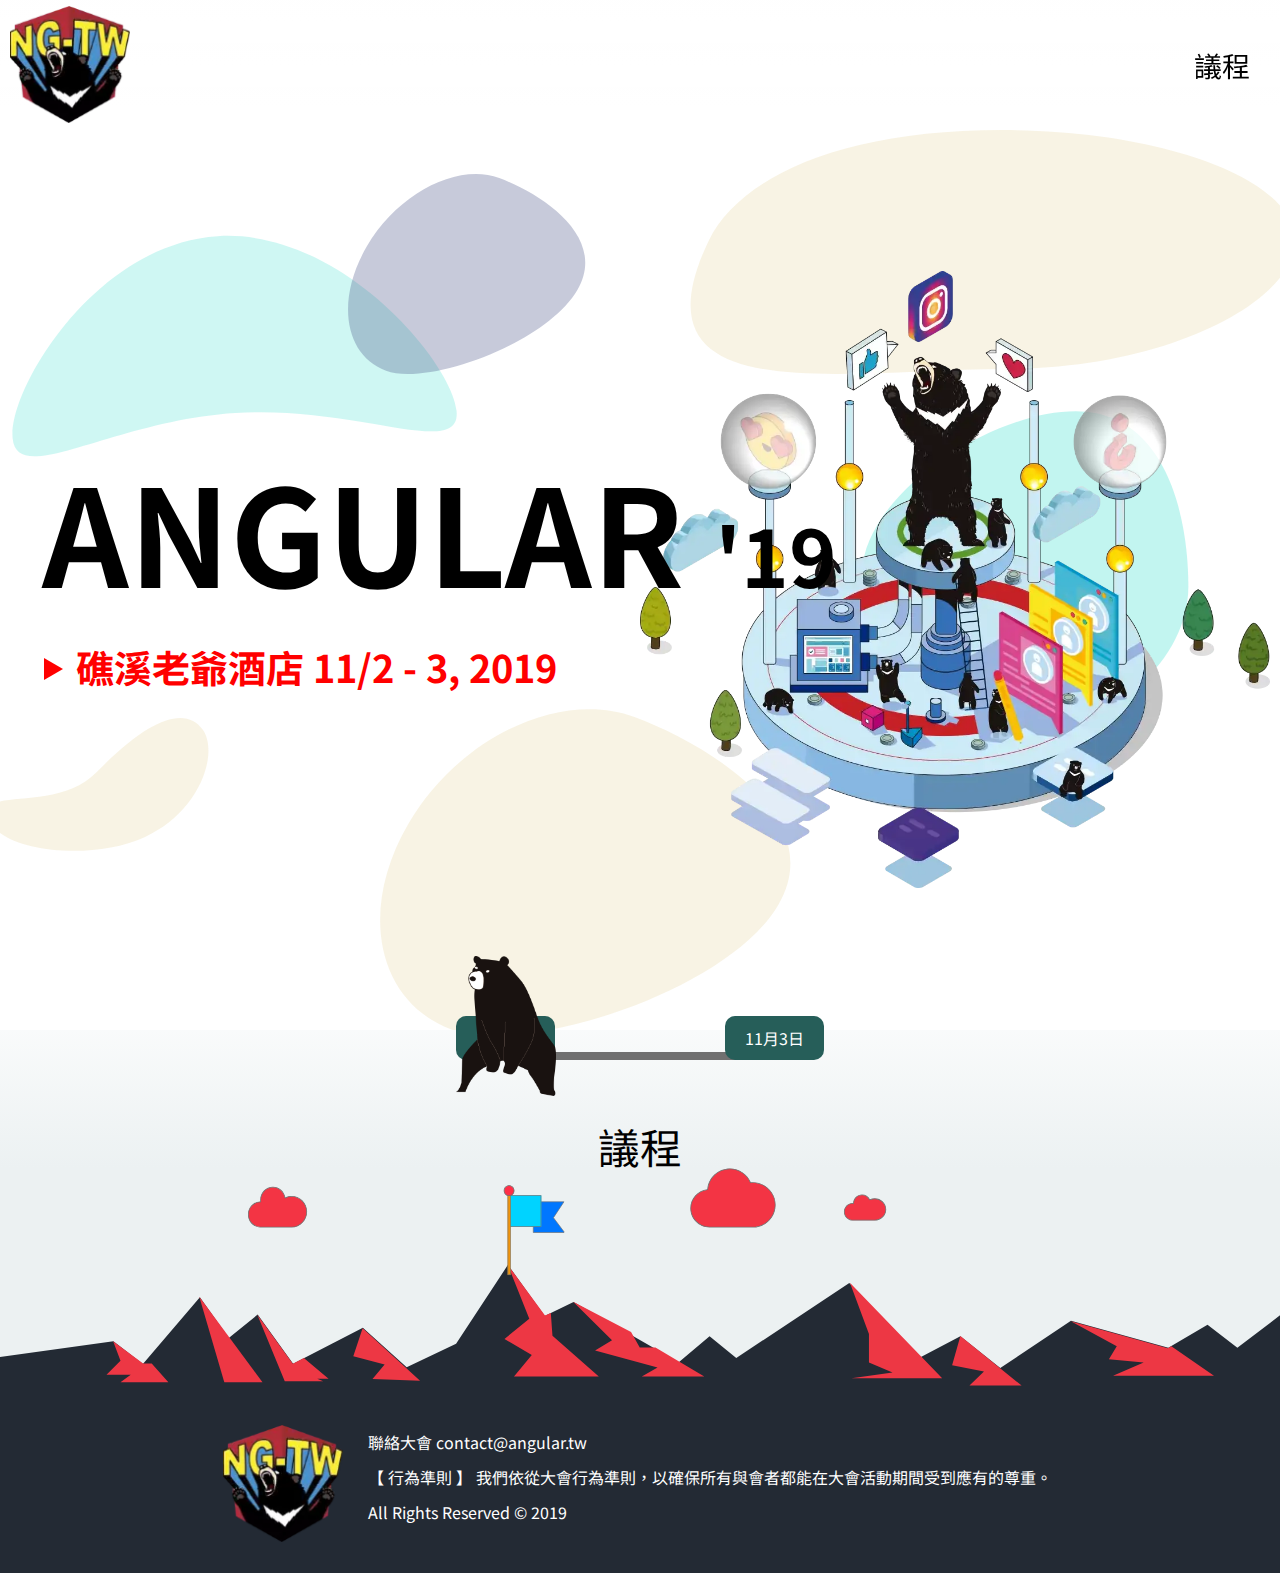
<file: agenda/day2/index.html>
<!DOCTYPE html><html lang="en"><head>
  <meta charset="utf-8">
  <title>Nov 02-03 | NG-TW 2019</title>
  <base href="/">
  <meta name="description" content="NG-TW 2019 研討會日期 11/2~11/3，地點：礁溪老爺酒店">
  <meta property="og:site_name" content="NG-TW 2019">
  <meta property="og:type" content="website">
  <meta property="og:title" content="NG-TW 2019">
  <meta property="og:url" content="https://2019.angular.tw">
  <meta property="og:description" content="NG-TW 2019 研討會日期 11/2~11/3，地點：礁溪老爺酒店">
  <meta property="og:image" content="https://2019.angular.tw/img/fb-share.jpg">
  <meta property="fb:app_id" content="585693485506904">
  <meta name="viewport" content="width=device-width, initial-scale=1.0, shrink-to-fit=no">
  <link rel="icon" type="image/x-icon" href="favicon.ico?v=2">
  <link rel="manifest" crossorigin="use-credentials" href="manifest.webmanifest">
  <meta name="theme-color" content="#1976d2">
<link rel="stylesheet" href="styles.22e1ccfaedad2cd2ac19.css"><style>.scroll-to-top[_ngcontent-idd-c10]{opacity:0;transition:all .2s ease-in-out}.show-scroll-top[_ngcontent-idd-c10]{opacity:1;transition:all .2s ease-in-out}.test[_ngcontent-idd-c10]{color:red}</style><style></style></head>

<body>
  <app-root _nghost-idd-c10="" ng-version="9.0.0-next.8"><header _ngcontent-idd-c10="" class="main-header"><div _ngcontent-idd-c10="" class="container"><h1 _ngcontent-idd-c10="" class="logo"><a _ngcontent-idd-c10="" routerlink="/" aria-label="go to homepage" href="/"><picture _ngcontent-idd-c10="" loading="lazy"><source _ngcontent-idd-c10="" srcset="img/logo-bear-70.webp 1x, img/logo-bear-2x.webp 2x" media="(min-width: 768px)" type="image/webp"><source _ngcontent-idd-c10="" srcset="img/logo-bear.png 1x, img/logo-bear-2x.png 2x" type="image/png"><img _ngcontent-idd-c10="" src="img/logo-bear.png" alt="logo" srcset="img/logo-bear-2x.png"></picture></a></h1><nav _ngcontent-idd-c10="" class="main-nav"><a _ngcontent-idd-c10="" routerlink="/agenda" aria-label="go to agenda page" href="/agenda">議程</a></nav></div></header><router-outlet _ngcontent-idd-c10=""></router-outlet><app-agenda _nghost-idd-c9=""><section _ngcontent-idd-c9="" class="kv-sec section-kv"><div _ngcontent-idd-c9="" class="container"><div _ngcontent-idd-c9="" class="kv-txt"><h1 _ngcontent-idd-c9="">ANGULAR <small _ngcontent-idd-c9="">'19</small></h1><p _ngcontent-idd-c9="" class="kv-location">礁溪老爺酒店 11/2 - 3, 2019</p></div><picture _ngcontent-idd-c9="" loading="lazy"><source _ngcontent-idd-c9="" srcset="img/kv-bear-24-80.webp" media="(min-width: 768px)"><source _ngcontent-idd-c9="" srcset="img/kv-bear-24.png"><img _ngcontent-idd-c9="" src="img/kv-bear-24.png" alt="banner image"></picture></div></section><div _ngcontent-idd-c9="" class="agenda"><div _ngcontent-idd-c9="" class="container"><div _ngcontent-idd-c9="" class="tab-group"><a _ngcontent-idd-c9="" routerlink="/agenda/day1" routerlinkactive="active" aria-label="2019/11/2">11月2日</a><a _ngcontent-idd-c9="" routerlink="/agenda/day2" routerlinkactive="active" aria-label="2019/11/3">11月3日</a><div _ngcontent-idd-c9="" class="bear-see"></div></div><article _ngcontent-idd-c9="" class="agenda-text"><h1 _ngcontent-idd-c9="">議程</h1><div _ngcontent-idd-c9="" class="agenda-list"><!----></div></article></div></div></app-agenda><!----><footer _ngcontent-idd-c10="" class="main-footer"><h2 _ngcontent-idd-c10="">聯絡大會</h2><div _ngcontent-idd-c10="" class="container"><picture _ngcontent-idd-c10="" loading="lazy"><source _ngcontent-idd-c10="" srcset="img/logo-bear-70.webp 1x, img/logo-bear-2x.webp 2x" media="(min-width: 768px)" type="image/webp"><source _ngcontent-idd-c10="" srcset="img/logo-bear.png 1x, img/logo-bear-2x.png 2x" type="image/png"><img _ngcontent-idd-c10="" src="img/logo-bear.png" alt="footer background" srcset="img/logo-bear-2x.png"></picture><div _ngcontent-idd-c10="" class="footer-txt"><p _ngcontent-idd-c10=""> 聯絡大會 <a _ngcontent-idd-c10="" href="mailto:contact@angular.tw" aria-label="email to Angular Taiwan" class="link">contact@angular.tw</a></p><p _ngcontent-idd-c10=""><a _ngcontent-idd-c10="" routerlink="/coc" aria-label="Code of Conduct" class="link" href="/coc">【 行為準則 】</a> 我們依從大會行為準則，以確保所有與會者都能在大會活動期間受到應有的尊重。 </p><p _ngcontent-idd-c10="" class="copyright">All Rights Reserved © 2019</p></div></div></footer><a _ngcontent-idd-c10="" class="backTop scroll-to-top"><picture _ngcontent-idd-c10="" loading="lazy"><source _ngcontent-idd-c10="" srcset="img/backTotop-24-70.webp" media="(min-width: 768px)" type="image/webp"><source _ngcontent-idd-c10="" srcset="img/backTotop-24.png" type="image/png"><img _ngcontent-idd-c10="" src="img/backTotop-24.png" alt="back to top" loading="lazy"></picture></a></app-root>
  <noscript>Please enable JavaScript to continue using this application.</noscript>
  <script type="application/ld+json">
      {
        "@context": "http://schema.org",
        "@type": "Event",
        "name": "Angular Taiwan 2019",
        "description": "NG-TW 2019 第二屆研討會，時間是 11/2~11/3，地點在礁溪老爺酒店，兩天的活動，有工作坊、演講，當然第一天晚上結束後的 After Party，滿滿的交流時間，期待與各位一起參加",
        "image": "https://2019.angular.tw/img/fb-share.jpg",
        "url": "https://2019.angular.tw",
        "location": {
          "@type": "Place",
          "name": "宜蘭礁溪老爺飯店",
          "address": "台灣宜蘭礁溪鄉大忠村五峰路69號"
        },
        "offers": {
          "@type": "Offer",
          "description": "票價",
          "url": "https://www.accupass.com/go/ngtw2019",
          "availability": "https://www.accupass.com/go/ngtw2019",
          "price": "4200",
          "priceCurrency": "NTD",
          "validFrom": "2019-11-02T04:00:00Z"
        },
        "performer": {
          "@type": "PerformingGroup",
          "name": "Angular Taiwan"
        },
        "startDate": "2019-11-02T04:00:00Z",
        "endDate": "2019-11-03T09:00:00Z"
      }
    </script>
<script src="polyfills-es5.0413dc277d9c7b438253.js" nomodule="" defer=""></script><script src="polyfills-es2015.f58dce848b579cbbe789.js" type="module"></script><script src="runtime-es2015.9a4265baeb59cced2497.js" type="module"></script><script src="main-es2015.ad42b72827b8570a5d8d.js" type="module"></script><script src="runtime-es5.9a4265baeb59cced2497.js" nomodule="" defer=""></script><script src="main-es5.ad42b72827b8570a5d8d.js" nomodule="" defer=""></script>


</body></html>
</file>
<file: styles.22e1ccfaedad2cd2ac19.css>
@import url(https://fonts.googleapis.com/css?family=Noto+Sans+TC:300,700&display=swap);a,abbr,acronym,address,applet,article,aside,audio,b,big,blockquote,body,canvas,caption,center,cite,code,dd,del,details,dfn,div,dl,dt,em,embed,fieldset,figcaption,figure,footer,form,h1,h2,h3,h4,h5,h6,header,hgroup,html,i,iframe,img,ins,kbd,label,legend,li,mark,menu,nav,object,ol,output,p,pre,q,ruby,s,samp,section,small,span,strike,strong,sub,summary,sup,table,tbody,td,tfoot,th,thead,time,tr,tt,u,ul,var,video{margin:0;padding:0;border:0;font-size:100%;font:inherit;vertical-align:baseline}article,aside,details,figcaption,figure,footer,header,hgroup,menu,nav,section{display:block}body{line-height:1}ol,ul{list-style:none}blockquote,q{quotes:none}blockquote:after,blockquote:before,q:after,q:before{content:"";content:none}table{border-collapse:collapse;border-spacing:0}body,html,table,td,th{font-family:"Noto Sans TC",sans-serif}.sr-only{position:absolute;width:1px;height:1px;overflow:hidden;color:transparent}p{line-height:1.6}picture img,picture source{width:100%}.container{box-sizing:border-box;width:100%;max-width:1400px;margin:0 auto;padding:0 10px;display:flex;flex-flow:row wrap;position:relative}.main-title{box-sizing:border-box;width:100%}.main-title h2{font-size:2.5rem;text-align:center;font-weight:700}#menu-control{position:fixed;top:0;left:-1em;opacity:0}#menu-control:checked~* .main-nav{position:absolute}.main-header{position:-webkit-sticky;position:sticky;top:0;z-index:10;background-image:linear-gradient(0deg,rgba(255,255,255,.5),#fff)}.main-header .container{align-items:center}.logo{display:flex}@media screen and (max-width:767px){.main-header{position:fixed;width:100%}.logo{align-items:center}}.logo a{display:block;width:60px;padding:6px 0}@media screen and (min-width:768px){.logo{width:120px}.logo a{width:100%}.hb{display:none}}.hb{display:none;width:36px;height:36px;background-color:#000;margin-left:auto}.main-nav{display:flex;justify-content:flex-end;flex:1 0 0px}.main-nav a{padding:10px 20px;color:#000;text-decoration:none;font-size:28px}.section-kv{position:relative;min-height:calc(100vh - 200px);background:url(kv-circle.7004c14d1588a81640fe.svg) center bottom/cover no-repeat}@media screen and (min-width:768px){.section-kv{display:flex;align-items:center;height:100vh;padding:0}.section-kv .container{align-items:center;max-width:1900px}}@media screen and (max-width:767px){.main-nav a{font-size:18px}.section-kv.kv-sec{margin-bottom:100px}.section-kv .kv-txt{width:100%;height:100%;display:flex;flex-flow:column;justify-content:flex-end;order:1;text-align:center;text-shadow:1px 1px 1px #fff,-1px -1px 1px #fff,1px -1px 1px #fff,-1px 1px 1px #fff,0 0 6px #fff}.section-kv .sec-focus span{display:block}}@media(prefers-color-scheme:dark){body{background-color:#333c4b}.section-kv .kv-txt{color:#fff;text-shadow:none}.section-itinerary .item h3{color:#fff}}.section-kv h1{font-size:3rem;font-weight:700;margin-bottom:.3em}@media screen and (min-width:768px){.section-kv .kv-txt{width:100%;flex:0 0 100%;overflow:hidden;margin-right:-50%;z-index:1;padding-left:2em;box-sizing:border-box}.section-kv picture{width:50%}.section-kv h1{font-size:4.5rem}}@media screen and (min-width:992px){.section-kv h1{font-size:8.4375rem}}.section-kv small{font-size:.6em}.section-kv .sec-focus{font-size:1.5rem}@media screen and (min-width:768px){.section-kv .sec-focus{font-size:1.8rem}}@media screen and (min-width:992px){.section-kv .sec-focus{font-size:3rem}}.section-kv .kv-location{font-size:1.4rem;color:red;font-weight:700}@media screen and (min-width:768px){.section-kv .kv-location{font-size:1.6rem}}@media screen and (min-width:992px){.section-kv .kv-location{font-size:2.375rem}}.section-kv .kv-location::before{content:"";width:0;height:0;display:inline-block;border-left:.5em solid red;border-top:.3em solid transparent;border-bottom:.3em solid transparent;margin-right:.4em;position:relative;top:-.1em;left:2px}.section-kv .btn-buy{text-decoration:none;font-size:30px;display:inline-block;padding:10px 30px;border:2px solid red;border-radius:4px;color:red;margin-top:.5em}.section-itinerary{padding:70px 0}.section-itinerary .main-title{position:absolute;width:1px;height:1px;overflow:hidden;opacity:0}.section-itinerary .content{display:flex}@media screen and (max-width:767px){.section-itinerary .content{flex-flow:wrap}.section-itinerary .item{width:100%}}.section-itinerary picture,.section-itinerary time{order:-1}.section-itinerary time{color:#fff;padding:6px 16px 8px;border-radius:300px}.section-itinerary .item{box-sizing:border-box;margin:0 15px 60px;display:flex;align-items:center;text-align:center;flex-flow:column;color:#707070}@media screen and (min-width:768px){.section-itinerary .item{flex:1 0 0px}.section-ticket{background:url(ticket-cur-bg.7571a4eead3507e17c4f.svg) center center/100% auto no-repeat}}.section-itinerary .item:nth-of-type(1) time{background:#a32f0a}.section-itinerary .item:nth-of-type(2) time{background:#265e59}.section-itinerary .item:nth-of-type(3) time{background:#973d07}.section-itinerary .item h3{font-size:1.5rem;font-weight:700;margin:.8em 0}.section-itinerary .item picture{margin-bottom:10px}.section-ticket{position:relative;display:flex;align-items:center;min-height:60vh;padding:40px 0 100px}.section-ticket .container{padding:0}.section-ticket .container>picture{width:100%}.section-ticket .group{width:100%;display:flex;flex-flow:wrap;justify-content:space-around;align-items:center}.section-ticket .main-title{order:1;color:#fff;text-shadow:1px 1px 3px rgba(0,0,0,.6);width:70%}.section-ticket .main-title h2{margin-bottom:1em}@media screen and (min-width:768px){.section-ticket .group{position:absolute;height:100%}.section-ticket .group .content{width:40%}.section-ticket .main-title{width:30%}}.section-ticket .main-title p{font-size:1.3rem}.section-venue{background:#ecf1f2}.section-venue::before{content:"";display:block;width:100%;height:0;padding-top:10.104166667%;background:url(moon-24.455df953549e038bf9fc.png) center top/cover #fff}.section-venue .container{padding:70px 20px}.section-venue .main-title{margin-bottom:70px;color:#707070}.section-venue .content{width:100%;display:flex;flex-flow:wrap}.section-venue picture{-webkit-filter:grayscale(.7);filter:grayscale(.7);transition:-webkit-filter .3s;transition:filter .3s;transition:filter .3s,-webkit-filter .3s}.section-venue picture:hover{-webkit-filter:grayscale(0);filter:grayscale(0)}.section-venue .txt{width:100%}@media screen and (min-width:768px){.section-venue .container{padding:70px 0}.section-venue .content{flex-flow:nowrap}.section-venue .txt,.section-venue a,.section-venue picture{width:50%;margin:0 15px}}.section-venue .txt h3{background:#fff;text-align:center;padding:.5em 0;font-size:1rem;margin-bottom:.4em}.section-venue .txt .item-section{margin-bottom:2em;padding-left:1em;line-height:1.5}.section-venue .txt .building-name,.section-venue .txt .traffic{display:block}.section-venue .txt .building-name::before,.section-venue .txt .traffic::before{content:"";display:inline-block;margin-left:-.6em;margin-right:.4em;vertical-align:middle;width:2px;height:2px;background:#707070}.main-footer{background:#232a34}.main-footer::before{content:"";display:block;width:100%;height:0;padding-top:17.760416667%;background:url(footer-mountain.38ea700d7685dfd6e117.svg) center top/cover #ecf1f2}.main-footer h2{position:absolute;width:1px;height:1px;overflow:hidden;opacity:0}.main-footer .container{justify-content:center;padding:30px 10px;color:#fff}.main-footer picture{width:120px}.main-footer .footer-txt{margin-left:20px}.main-footer p{padding:.3em}.main-footer .link{color:#fff;text-decoration:none}.main-footer .copyright{display:block}.backTop{width:64px;position:fixed;z-index:99;right:10px;bottom:20px}@media screen and (min-width:768px){.main-footer .copyright{display:inline-block}.backTop{width:128px;right:50px;bottom:50px}}.coc{background-image:linear-gradient(0deg,#ecf1f2 0,rgba(236,241,242,0) 200px)}.coc h1{font-size:32px;border-bottom:1px solid #ccc;padding-bottom:.3em;margin-bottom:1em;font-weight:900}.coc h2{font-size:24px;font-weight:900;margin-top:1.2em;margin-bottom:.8em}.coc h3{font-size:20px;font-weight:900;margin-top:1.2em;margin-bottom:.8em}.coc p{margin-bottom:1.8em}.coc ol{list-style-type:decimal;margin-left:.4em;padding-left:1em;margin-bottom:1em}.coc ul{list-style-type:disc;margin-left:.4em;padding-left:1em;margin-bottom:1.8em}.coc li{line-height:1.6}.coc .signature{text-align:right;padding-top:2em}.coc .signature::before{content:"-";padding-right:.5em}.coc-text{max-width:960px;margin:auto}.agenda{background-image:linear-gradient(0deg,#ecf1f2 0,rgba(236,241,242,0) 200px)}.agenda-list{width:100%}.tab-group{position:relative;margin:auto auto 50px}.tab-group::before{content:"";display:block;position:absolute;top:22px;height:8px;background-color:#707070;width:90%;left:5%}.tab-group .bear-see{content:"";position:absolute;z-index:1;bottom:-36px;width:70px;height:100px;background:url(bear-see.e9550fa444be8d03685b.png) 0 0/auto 100%;transition:none}.tab-group a{padding:10px 20px;color:#fff;text-decoration:none;border-radius:10px;position:relative;background:#265e59}.tab-group a:first-of-type.active~.bear-see{left:78px}.tab-group a:last-of-type{margin-left:80px}@media screen and (min-width:768px){.tab-group{margin:auto auto 80px}.tab-group .bear-see{bottom:-50px;width:100px;height:140px}.tab-group a:first-of-type.active~.bear-see{left:80px}.tab-group a:last-of-type{margin-left:170px}}.tab-group a:last-of-type.active~.bear-see{left:140px;transform:scaleX(-1)}.tab-group a.active{background:#a32f0a}@media screen and (min-width:1200px){.tab-group a:not(.active):hover~.bear-see{background-position:-100px bottom}}.agenda-text{width:100%}.agenda-text h1{font-size:2.6rem;text-align:center}.agenda-section{align-items:center;position:relative;padding:40px 0}.agenda-section time{font-size:1.375rem}@media screen and (max-width:767px){.section-ticket .container>picture{position:absolute;z-index:-1;overflow:hidden}.section-ticket .container>picture img,.section-ticket .container>picture source{width:300%;transform:translateX(-10%)}.agenda-text h1{margin-bottom:1rem}.agenda-section time{position:absolute;background-color:#ccc;padding:10px 20px;top:0;left:-10px}.for-speaker time{background:#fe9641;color:#fff}}@media screen and (min-width:768px){.tab-group a:last-of-type.active~.bear-see{left:200px}.agenda-section{display:flex}.agenda-section::after,.agenda-section::before{background-color:#707070;content:"";position:absolute;left:20%}.agenda-section::before{width:1px;height:100%;top:0}.agenda-section::after{width:10%;height:1px;top:50%}.agenda-section:first-child::before{height:50%;top:50%}.agenda-section:last-child::before{height:50%}.agenda-section time{order:-1;width:15%;text-align:center}.agenda-section time::before{content:"";position:absolute;top:50%;left:20%;width:20px;height:20px;border-radius:50%;z-index:5;background-color:#707070;transform:translate(-50%,-50%)}.agenda-section .speaker{position:absolute;width:20%;right:0;top:0;height:100%;color:#fff;display:flex;align-items:center;justify-content:center}.agenda-section .speaker::before{content:"";position:absolute;left:0;height:400px;width:150%;border-radius:50%}}.for-speaker time::before{background:#fe9641}.for-speaker .speaker::before{background-repeat:no-repeat;background-size:100% 100%;background-position:center center;background-image:linear-gradient(-32deg,#fe9641 45%,transparent 45.1%),linear-gradient(-27deg,#fdaa66 47%,transparent 47.1%),linear-gradient(-27deg,#fe9641 48%,transparent 48.1%),linear-gradient(-10deg,#fdaa66 58%,transparent 58.1%);background-color:#fe9641}@media screen and (max-width:767px){.for-speaker:nth-of-type(2n) time{background:#a5d93d;color:#fff}}.for-speaker:nth-of-type(2n) time::before{background:#a5d93d}.for-speaker:nth-of-type(2n) .speaker::before{background-image:linear-gradient(-32deg,#a5d93d 45%,transparent 45.1%),linear-gradient(-27deg,#b7e068 47%,transparent 47.1%),linear-gradient(-27deg,#a5d93d 48%,transparent 48.1%),linear-gradient(-10deg,#b7e068 58%,transparent 58.1%);background-color:#a5d93d}@media screen and (max-width:767px){.for-speaker:nth-of-type(3n) time{background:#f0c53f;color:#fff}}.for-speaker:nth-of-type(3n) time::before{background:#f0c53f}.for-speaker:nth-of-type(3n) .speaker::before{background-image:linear-gradient(-32deg,#f0c53f 45%,transparent 45.1%),linear-gradient(-27deg,#f4d66f 47%,transparent 47.1%),linear-gradient(-27deg,#f0c53f 48%,transparent 48.1%),linear-gradient(-10deg,#f4d66f 58%,transparent 58.1%);background-color:#f0c53f}@media screen and (max-width:767px){.for-speaker:nth-of-type(4n) time{background:#4cc7d4;color:#fff}}.for-speaker:nth-of-type(4n) time::before{background:#4cc7d4}.for-speaker:nth-of-type(4n) .speaker::before{background-image:linear-gradient(-32deg,#4cc7d4 45%,transparent 45.1%),linear-gradient(-27deg,#7ad7e0 47%,transparent 47.1%),linear-gradient(-27deg,#4cc7d4 48%,transparent 48.1%),linear-gradient(-10deg,#7ad7e0 58%,transparent 58.1%);background-color:#4cc7d4}@media screen and (max-width:767px){.for-speaker:nth-of-type(5n) time{background:#706eb1;color:#fff}}.for-speaker:nth-of-type(5n) time::before{background:#706eb1}.for-speaker:nth-of-type(5n) .speaker::before{background-image:linear-gradient(-32deg,#706eb1 45%,transparent 45.1%),linear-gradient(-27deg,#9795c7 47%,transparent 47.1%),linear-gradient(-27deg,#706eb1 48%,transparent 48.1%),linear-gradient(-10deg,#9795c7 58%,transparent 58.1%);background-color:#706eb1}.agenda-section .speaker{font-size:1.5rem}.agenda-section .speaker span{position:relative}.agenda-section .speaker span::after{content:"";display:block;width:3rem;height:1px;background-color:#fff;margin:.9em auto 0}.agenda-list-content{padding:20px;margin-left:auto;color:#707070;box-shadow:5px 5px 10px rgba(0,0,0,.3)}@media screen and (min-width:768px){.agenda-list-content{border-radius:30px;position:relative;z-index:2;width:70%;overflow:hidden;background-color:#fff}.agenda-list-content h2,.agenda-list-content p{margin-right:21%}}@media(prefers-color-scheme:dark){.section-itinerary .item p{color:#ddd}.agenda-section time{color:#fff}.agenda-list-content{background-color:#666;color:#fff}}.agenda-list-content h2{margin-bottom:.6em;font-size:1.5rem}@media screen and (min-width:768px){.for-time .agenda-list-content{box-shadow:none}}.for-time .agenda-list-content h2{margin-bottom:0}
</file>
